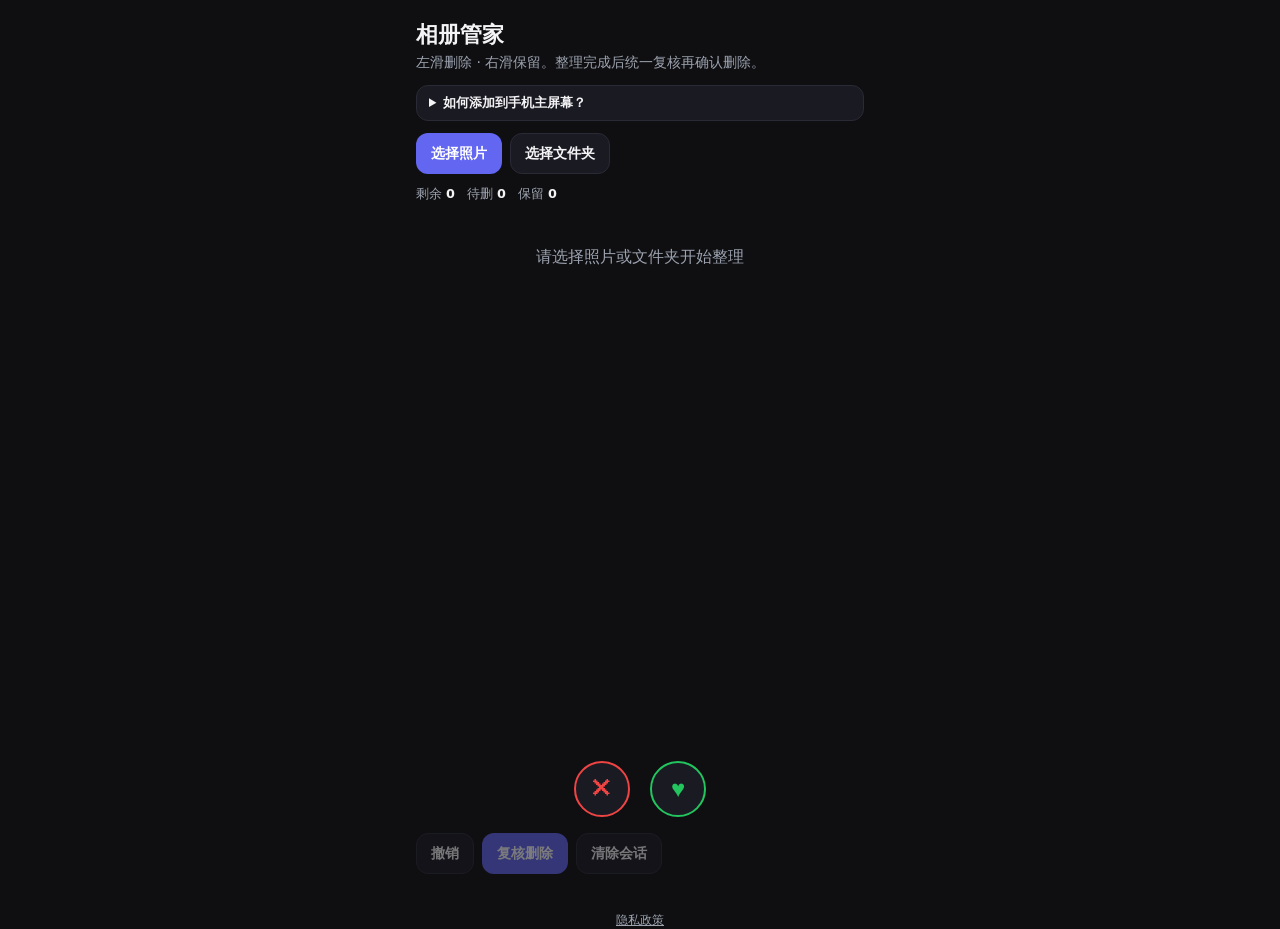
<file: index.html>
<!DOCTYPE html>
<html lang="zh-CN">
  <head>
    <meta charset="utf-8" />
    <meta
      name="viewport"
      content="width=device-width, initial-scale=1, viewport-fit=cover, user-scalable=no"
    />
    <meta name="theme-color" content="#0f0f12" />
    <meta name="apple-mobile-web-app-capable" content="yes" />
    <meta name="apple-mobile-web-app-title" content="相册管家" />
    <title>相册管家 — 滑划整理</title>
    <link rel="manifest" href="manifest.webmanifest" />
    <link rel="icon" href="icons/icon.svg" type="image/svg+xml" />
    <link rel="apple-touch-icon" href="icons/icon.svg" />
    <link rel="stylesheet" href="styles.css" />
  </head>
  <body>
    <div id="app">
      <header>
        <h1>相册管家</h1>
        <p>左滑删除 · 右滑保留。整理完成后统一复核再确认删除。</p>
        <details class="install-help" id="install-help">
          <summary>如何添加到手机主屏幕？</summary>
          <div class="install-help-body">
            <p><strong>Android（Chrome / Edge）</strong>：打开本页后点浏览器右上角菜单，选择「添加到主屏幕」或「安装应用」。</p>
            <p><strong>iPhone / iPad（Safari）</strong>：点底部分享按钮 <span aria-hidden="true">⎙</span>，向下滑动并点「添加到主屏幕」。请用 Safari 打开（微信内置浏览器需先在外部浏览器打开）。</p>
            <p class="install-note">提示：iOS 上暂不支持像桌面 Chrome 那样选择整个文件夹；可用「选择照片」导入。安装后图标可离线打开应用外壳，照片数据仍只存在本机。</p>
          </div>
        </details>
      </header>

      <div class="toolbar">
        <button type="button" class="btn btn-primary" id="pick-files">选择照片</button>
        <button type="button" class="btn" id="pick-folder">选择文件夹</button>
        <input
          id="file-input"
          type="file"
          accept="image/*"
          multiple
          class="hidden"
        />
      </div>

      <section id="organize-panel" class="panel active">
        <div class="stats">
          <span>剩余 <strong id="stat-remain">0</strong></span>
          <span>待删 <strong id="stat-delete">0</strong></span>
          <span>保留 <strong id="stat-keep">0</strong></span>
        </div>

        <div id="restore-banner" class="banner banner-info hidden" role="status"></div>
        <div id="folder-sync-banner" class="banner banner-info hidden" role="status"></div>
        <div id="mode-banner" class="banner hidden" role="status"></div>

        <div class="stage" id="stage">
          <div id="card-stack" class="card-stack"></div>
          <div class="action-row" id="organize-actions">
            <button
              type="button"
              class="action-round delete"
              id="btn-swipe-delete"
              aria-label="删除"
              title="删除"
            >
              ✕
            </button>
            <button
              type="button"
              class="action-round keep"
              id="btn-swipe-keep"
              aria-label="保留"
              title="保留"
            >
              ♥
            </button>
          </div>
        </div>

        <div class="toolbar toolbar-bottom">
          <button type="button" class="btn" id="btn-undo" disabled>撤销</button>
          <button type="button" class="btn btn-primary" id="btn-review" disabled>
            复核删除
          </button>
          <button type="button" class="btn" id="btn-clear-session" disabled>
            清除会话
          </button>
        </div>
      </section>

      <section id="review-panel" class="panel">
        <p id="review-summary"></p>
        <div id="review-grid" class="review-grid"></div>
        <div class="toolbar">
          <button type="button" class="btn" id="btn-back">返回继续整理</button>
          <button type="button" class="btn btn-danger" id="btn-confirm-delete">
            确认删除
          </button>
        </div>
      </section>
    </div>

    <div id="confirm-dialog" class="dialog-backdrop" role="dialog" aria-modal="true">
      <div class="dialog">
        <h2>确认删除</h2>
        <p id="dialog-text"></p>
        <div class="dialog-actions">
          <button type="button" class="btn" id="dialog-cancel">取消</button>
          <button type="button" class="btn btn-danger" id="dialog-ok">确认</button>
        </div>
      </div>
    </div>

    <footer>
      <a href="privacy.html">隐私政策</a>
    </footer>

    <script src="app.js" type="module"></script>
  </body>
</html>
</file>
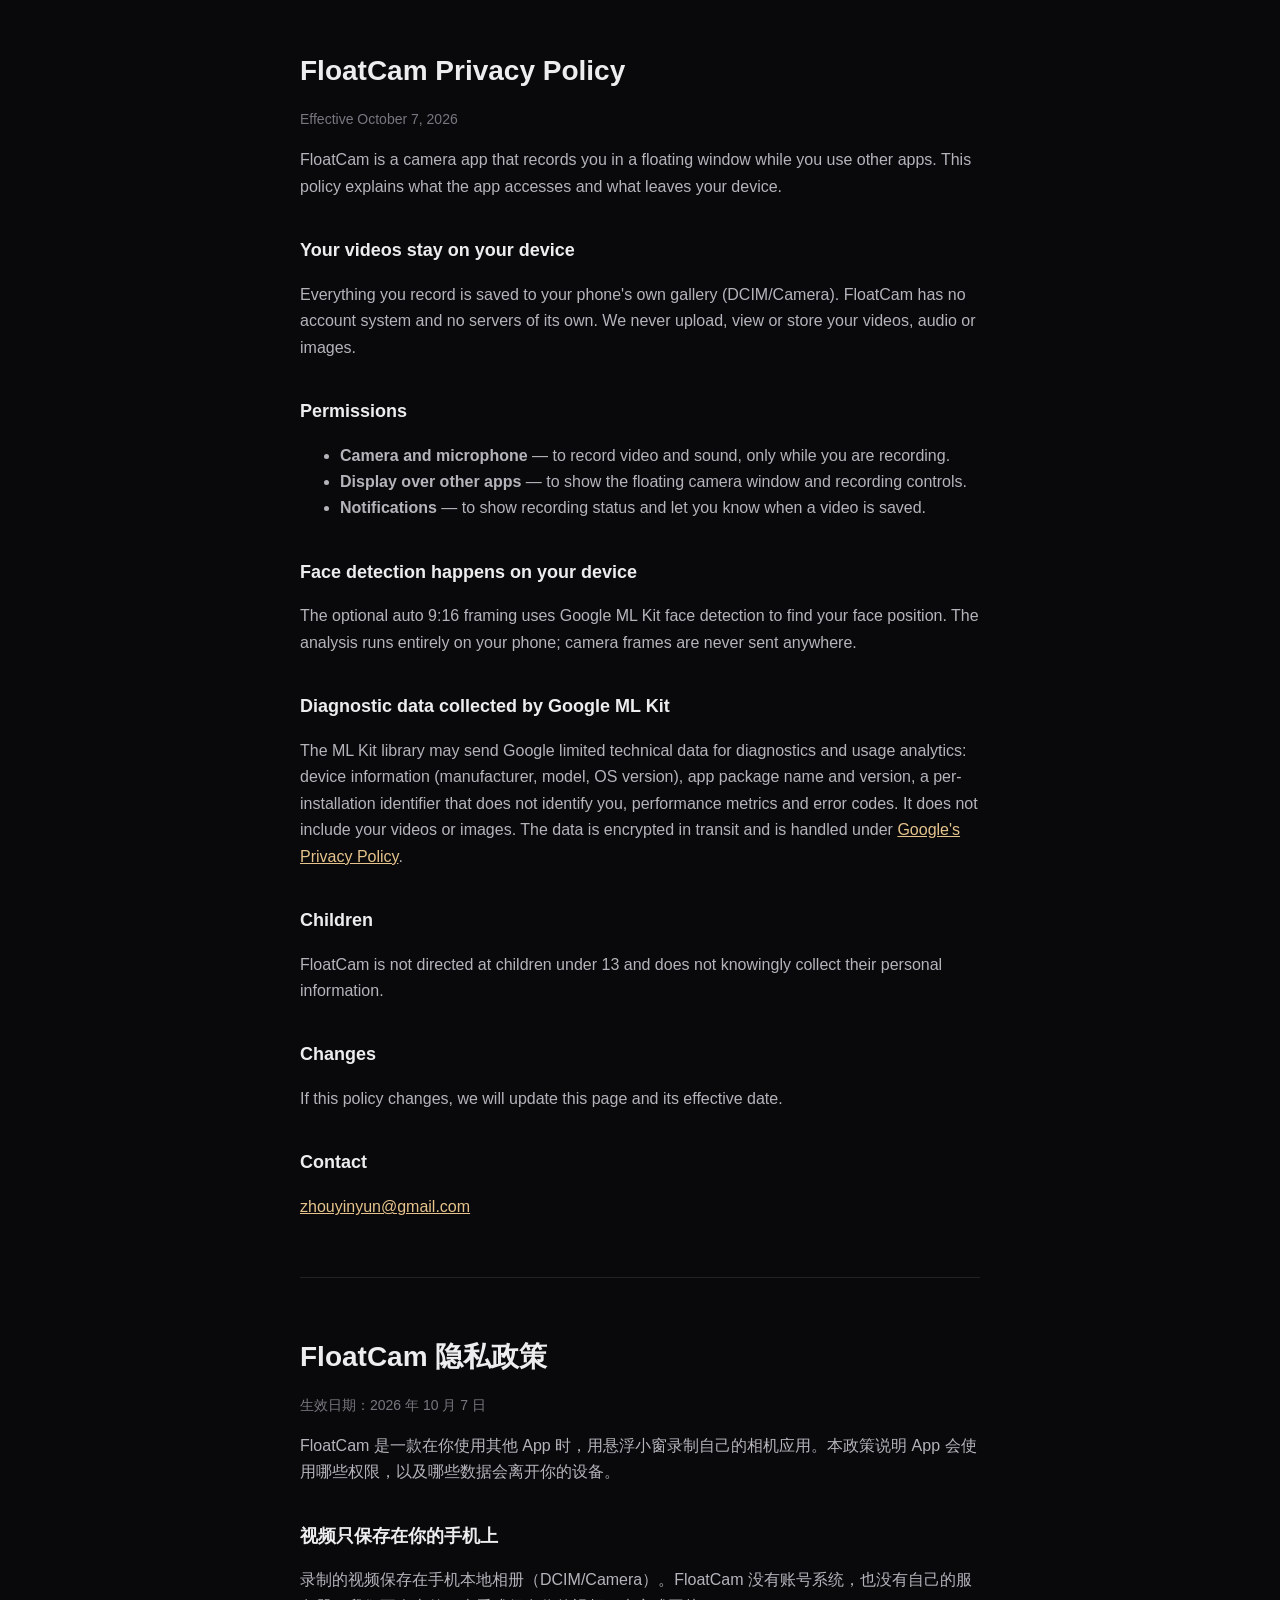
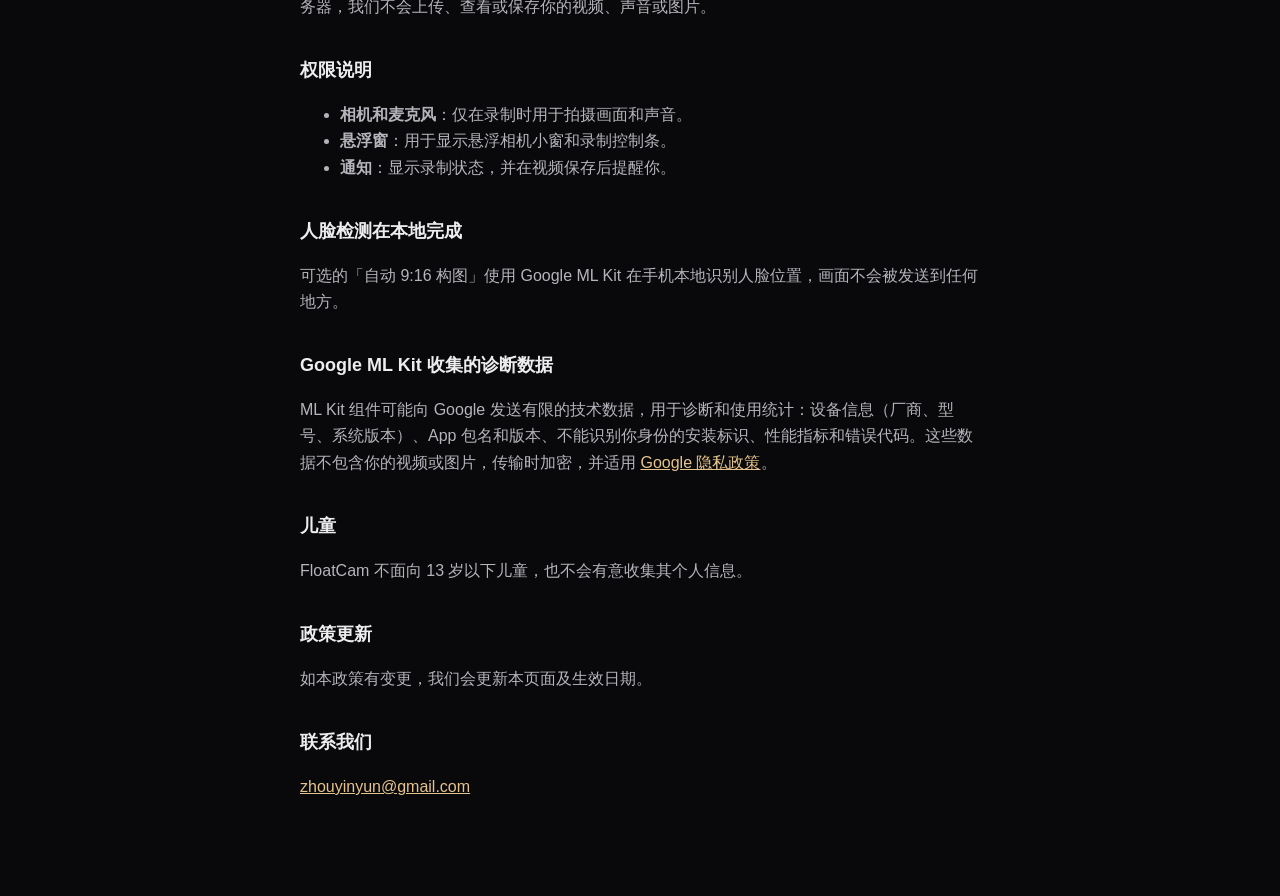
<file: privacy.html>
<!doctype html>
<html lang="en">
<head>
<meta charset="utf-8">
<meta name="viewport" content="width=device-width, initial-scale=1">
<title>FloatCam Privacy Policy</title>
<style>
  :root { color-scheme: dark; }
  body { margin: 0; background: #09090b; color: #ededef; font: 16px/1.65 -apple-system, BlinkMacSystemFont, "Segoe UI", Roboto, "PingFang SC", sans-serif; }
  main { max-width: 680px; margin: 0 auto; padding: 48px 24px 80px; }
  h1 { font-size: 28px; margin: 0 0 4px; }
  h2 { font-size: 18px; margin: 36px 0 8px; }
  p, li { color: #b4b4bb; }
  .date { color: #77777f; font-size: 14px; }
  hr { border: 0; border-top: 1px solid #222226; margin: 56px 0; }
  a { color: #e6c38c; }
</style>
</head>
<body>
<main>
<h1>FloatCam Privacy Policy</h1>
<p class="date">Effective October 7, 2026</p>

<p>FloatCam is a camera app that records you in a floating window while you use other apps. This policy explains what the app accesses and what leaves your device.</p>

<h2>Your videos stay on your device</h2>
<p>Everything you record is saved to your phone's own gallery (DCIM/Camera). FloatCam has no account system and no servers of its own. We never upload, view or store your videos, audio or images.</p>

<h2>Permissions</h2>
<ul>
  <li><b>Camera and microphone</b> — to record video and sound, only while you are recording.</li>
  <li><b>Display over other apps</b> — to show the floating camera window and recording controls.</li>
  <li><b>Notifications</b> — to show recording status and let you know when a video is saved.</li>
</ul>

<h2>Face detection happens on your device</h2>
<p>The optional auto 9:16 framing uses Google ML Kit face detection to find your face position. The analysis runs entirely on your phone; camera frames are never sent anywhere.</p>

<h2>Diagnostic data collected by Google ML Kit</h2>
<p>The ML Kit library may send Google limited technical data for diagnostics and usage analytics: device information (manufacturer, model, OS version), app package name and version, a per-installation identifier that does not identify you, performance metrics and error codes. It does not include your videos or images. The data is encrypted in transit and is handled under <a href="https://policies.google.com/privacy">Google's Privacy Policy</a>.</p>

<h2>Children</h2>
<p>FloatCam is not directed at children under 13 and does not knowingly collect their personal information.</p>

<h2>Changes</h2>
<p>If this policy changes, we will update this page and its effective date.</p>

<h2>Contact</h2>
<p><a href="mailto:zhouyinyun@gmail.com">zhouyinyun@gmail.com</a></p>

<hr>

<h1 lang="zh">FloatCam 隐私政策</h1>
<p class="date">生效日期：2026 年 10 月 7 日</p>

<p>FloatCam 是一款在你使用其他 App 时，用悬浮小窗录制自己的相机应用。本政策说明 App 会使用哪些权限，以及哪些数据会离开你的设备。</p>

<h2>视频只保存在你的手机上</h2>
<p>录制的视频保存在手机本地相册（DCIM/Camera）。FloatCam 没有账号系统，也没有自己的服务器，我们不会上传、查看或保存你的视频、声音或图片。</p>

<h2>权限说明</h2>
<ul>
  <li><b>相机和麦克风</b>：仅在录制时用于拍摄画面和声音。</li>
  <li><b>悬浮窗</b>：用于显示悬浮相机小窗和录制控制条。</li>
  <li><b>通知</b>：显示录制状态，并在视频保存后提醒你。</li>
</ul>

<h2>人脸检测在本地完成</h2>
<p>可选的「自动 9:16 构图」使用 Google ML Kit 在手机本地识别人脸位置，画面不会被发送到任何地方。</p>

<h2>Google ML Kit 收集的诊断数据</h2>
<p>ML Kit 组件可能向 Google 发送有限的技术数据，用于诊断和使用统计：设备信息（厂商、型号、系统版本）、App 包名和版本、不能识别你身份的安装标识、性能指标和错误代码。这些数据不包含你的视频或图片，传输时加密，并适用 <a href="https://policies.google.com/privacy">Google 隐私政策</a>。</p>

<h2>儿童</h2>
<p>FloatCam 不面向 13 岁以下儿童，也不会有意收集其个人信息。</p>

<h2>政策更新</h2>
<p>如本政策有变更，我们会更新本页面及生效日期。</p>

<h2>联系我们</h2>
<p><a href="mailto:zhouyinyun@gmail.com">zhouyinyun@gmail.com</a></p>
</main>
</body>
</html>
</file>
<file: styles.css>
:root {
  --bg: #0f0f12;
  --surface: #1a1a22;
  --text: #f4f4f6;
  --muted: #9ca3af;
  --keep: #22c55e;
  --delete: #ef4444;
  --accent: #6366f1;
  --safe-bottom: env(safe-area-inset-bottom, 0px);
}

* {
  box-sizing: border-box;
  -webkit-tap-highlight-color: transparent;
}

html,
body {
  margin: 0;
  height: 100%;
  font-family: system-ui, -apple-system, "Segoe UI", Roboto, "PingFang SC",
    "Hiragino Sans GB", "Microsoft YaHei", sans-serif;
  background: var(--bg);
  color: var(--text);
  overscroll-behavior: none;
  touch-action: manipulation;
}

#app {
  min-height: 100%;
  display: flex;
  flex-direction: column;
  max-width: 480px;
  margin: 0 auto;
  padding: 12px 16px calc(16px + var(--safe-bottom));
}

header h1 {
  margin: 8px 0 4px;
  font-size: 1.35rem;
  font-weight: 700;
}

header p {
  margin: 0 0 12px;
  color: var(--muted);
  font-size: 0.875rem;
  line-height: 1.4;
}

.install-help {
  margin-bottom: 12px;
  border: 1px solid #2a2a36;
  border-radius: 12px;
  background: var(--surface);
  padding: 8px 12px;
  font-size: 0.82rem;
}

.install-help summary {
  cursor: pointer;
  font-weight: 600;
  color: var(--text);
}

.install-help-body {
  margin-top: 8px;
  color: var(--muted);
  line-height: 1.45;
}

.install-help-body p {
  margin: 0 0 8px;
}

.install-note {
  font-size: 0.78rem;
  color: #a8b4c4;
}

.card-loading {
  display: grid;
  place-items: center;
  color: var(--muted);
  font-size: 0.9rem;
}

.card-decode-error {
  display: flex;
  flex-direction: column;
  align-items: center;
  justify-content: center;
  padding: 20px;
  text-align: center;
  gap: 12px;
}

.card-decode-error p {
  margin: 0;
  color: var(--muted);
  font-size: 0.85rem;
  line-height: 1.4;
}

.card-filename {
  font-size: 0.8rem;
  color: var(--text);
  word-break: break-all;
}

.toolbar {
  display: flex;
  flex-wrap: wrap;
  gap: 8px;
  margin-bottom: 12px;
}

.toolbar-bottom {
  margin-top: 4px;
  margin-bottom: 0;
}

.btn {
  border: none;
  border-radius: 12px;
  padding: 10px 14px;
  font-size: 0.9rem;
  font-weight: 600;
  cursor: pointer;
  background: var(--surface);
  color: var(--text);
  border: 1px solid #2a2a36;
}

.btn-primary {
  background: var(--accent);
  border-color: transparent;
  color: #fff;
}

.btn:disabled {
  opacity: 0.45;
  cursor: not-allowed;
}

.stats {
  display: flex;
  gap: 12px;
  font-size: 0.8rem;
  color: var(--muted);
  margin-bottom: 8px;
}

.stats strong {
  color: var(--text);
}

.stage {
  flex: 1;
  display: flex;
  flex-direction: column;
  align-items: center;
  justify-content: center;
  min-height: 52vh;
  position: relative;
}

.card-stack {
  position: relative;
  width: 100%;
  aspect-ratio: 3 / 4;
  max-height: 58vh;
}

.card {
  position: absolute;
  inset: 0;
  border-radius: 20px;
  overflow: hidden;
  background: var(--surface);
  box-shadow: 0 12px 40px rgba(0, 0, 0, 0.45);
  user-select: none;
  touch-action: none;
  will-change: transform;
}

.card img {
  width: 100%;
  height: 100%;
  object-fit: contain;
  background: #000;
  pointer-events: none;
}

.card-label {
  position: absolute;
  top: 24px;
  padding: 8px 14px;
  border-radius: 8px;
  font-size: 1.25rem;
  font-weight: 800;
  letter-spacing: 0.05em;
  border: 4px solid;
  opacity: 0;
  transform: rotate(-12deg);
  transition: opacity 0.1s;
}

.card-label.keep {
  left: 20px;
  color: var(--keep);
  border-color: var(--keep);
}

.card-label.delete {
  right: 20px;
  color: var(--delete);
  border-color: var(--delete);
  transform: rotate(12deg);
}

.hint-empty {
  text-align: center;
  color: var(--muted);
  padding: 24px;
}

.action-row {
  display: flex;
  justify-content: center;
  gap: 20px;
  margin-top: 16px;
}

.action-round {
  width: 56px;
  height: 56px;
  border-radius: 50%;
  border: 2px solid #333;
  background: var(--surface);
  font-size: 1.5rem;
  cursor: pointer;
}

.action-round.delete {
  border-color: var(--delete);
  color: var(--delete);
}

.action-round.keep {
  border-color: var(--keep);
  color: var(--keep);
}

.panel {
  display: none;
  flex-direction: column;
  gap: 12px;
}

.panel.active {
  display: flex;
}

.review-grid {
  display: grid;
  grid-template-columns: repeat(3, 1fr);
  gap: 6px;
  max-height: 50vh;
  overflow-y: auto;
}

.review-grid img {
  width: 100%;
  aspect-ratio: 1;
  object-fit: cover;
  border-radius: 8px;
  background: #000;
}

.banner {
  background: #2a2418;
  border: 1px solid #4a3f28;
  color: #f5e6c8;
  padding: 10px 12px;
  border-radius: 10px;
  font-size: 0.8rem;
  line-height: 1.35;
  margin-bottom: 8px;
}

.banner-info {
  background: #162a1f;
  border-color: #2d5a3d;
  color: #c8f5d8;
}

.dialog-backdrop {
  position: fixed;
  inset: 0;
  background: rgba(0, 0, 0, 0.65);
  display: none;
  align-items: center;
  justify-content: center;
  padding: 20px;
  z-index: 100;
}

.dialog-backdrop.open {
  display: flex;
}

.dialog {
  background: var(--surface);
  border-radius: 16px;
  padding: 20px;
  max-width: 360px;
  width: 100%;
  border: 1px solid #333;
}

.dialog h2 {
  margin: 0 0 8px;
  font-size: 1.1rem;
}

.dialog p {
  margin: 0 0 16px;
  color: var(--muted);
  font-size: 0.9rem;
}

.dialog-actions {
  display: flex;
  gap: 8px;
  justify-content: flex-end;
}

.btn-danger {
  background: var(--delete);
  color: #fff;
  border: none;
}

footer {
  margin-top: auto;
  padding-top: 12px;
  text-align: center;
  font-size: 0.75rem;
}

footer a {
  color: var(--muted);
}

.hidden {
  display: none !important;
}
</file>
